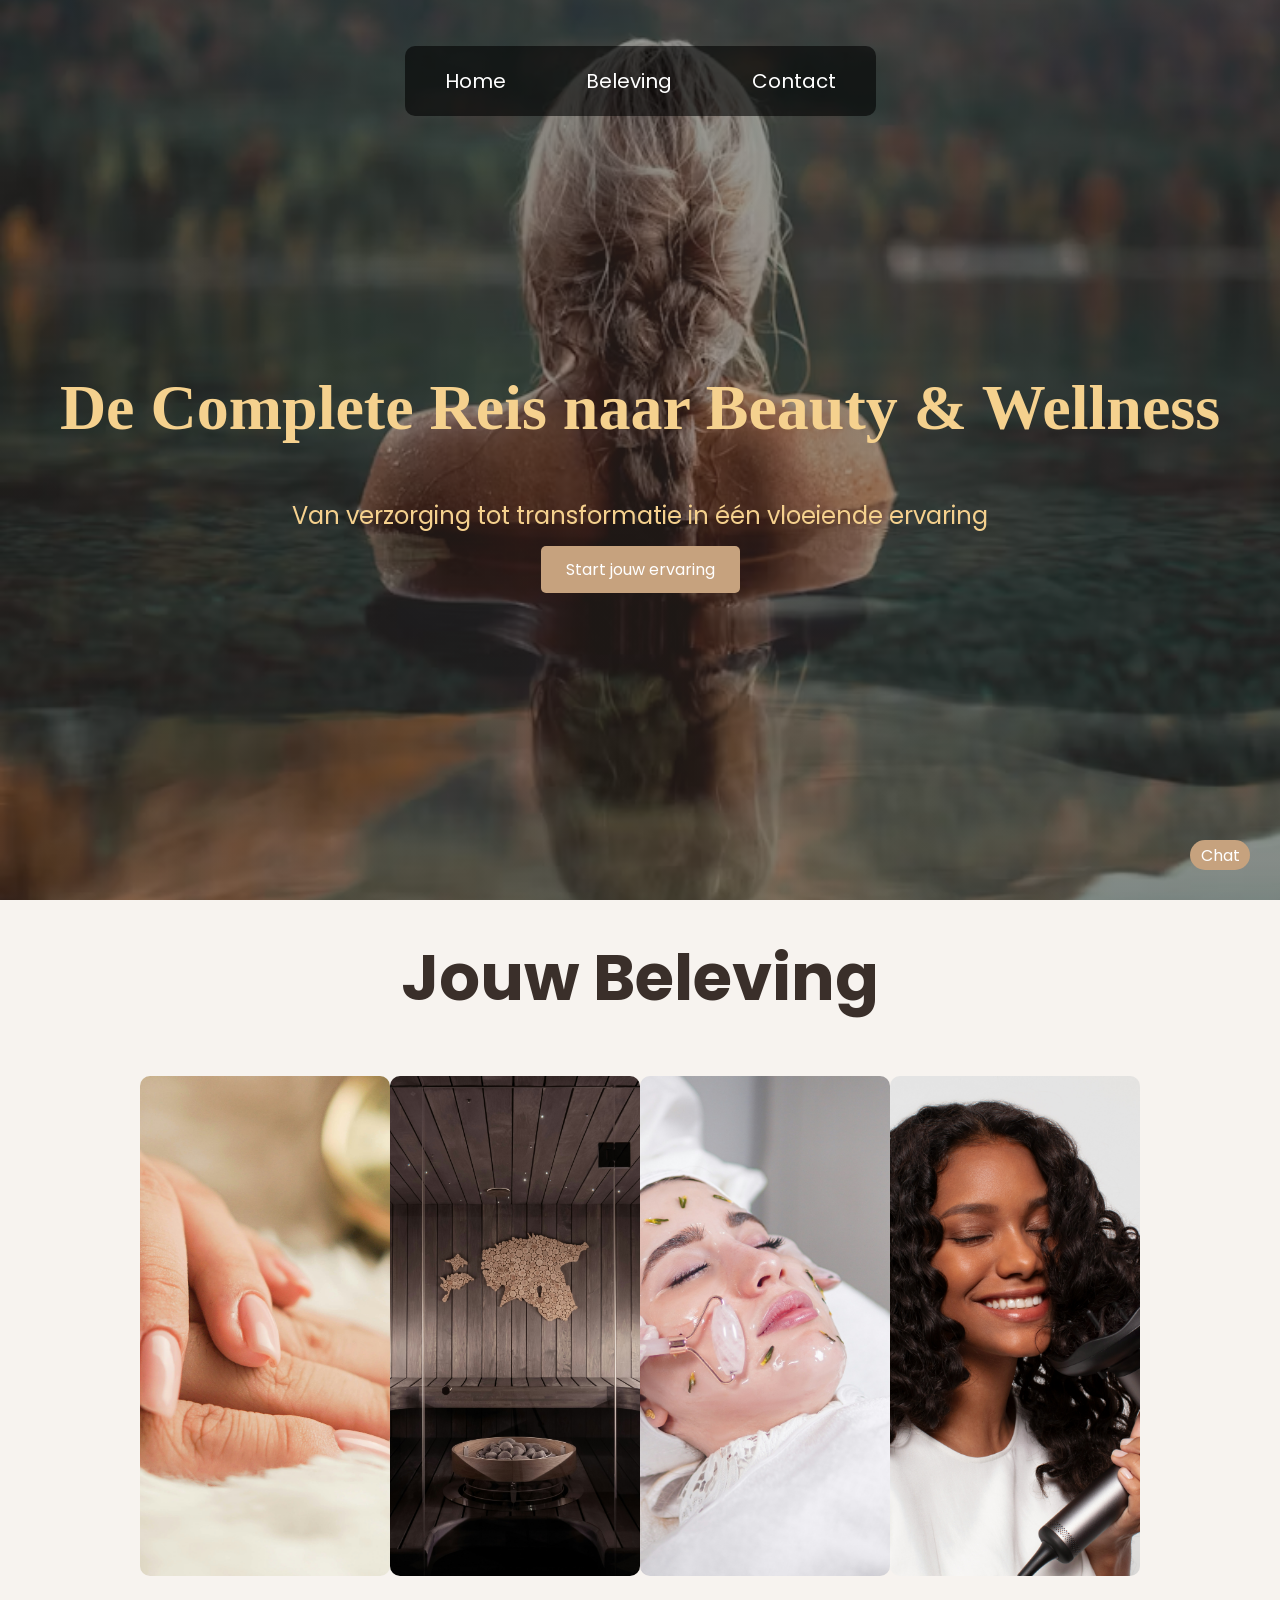
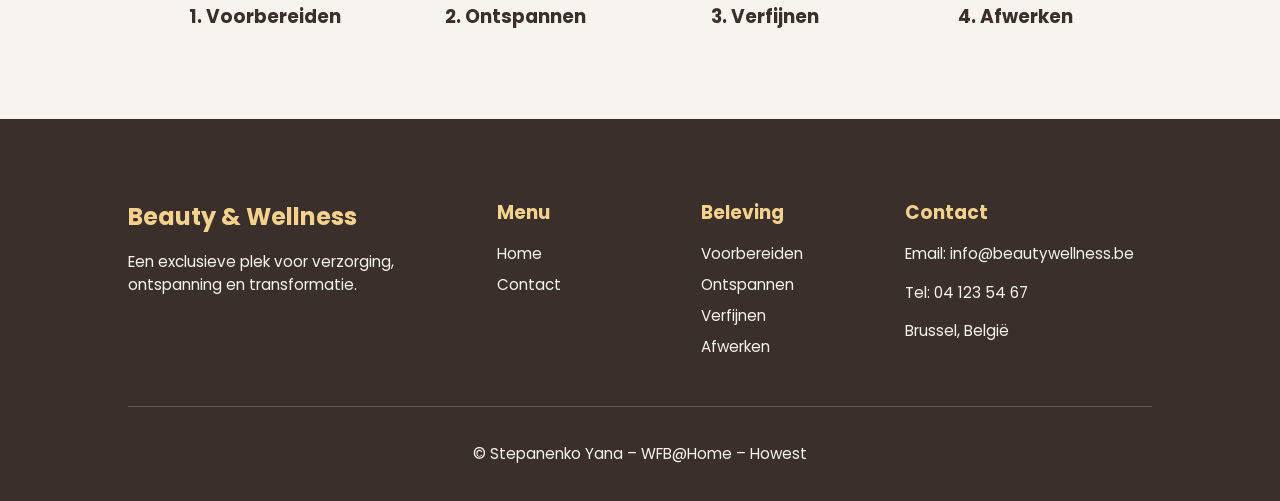
<file: index.html>
<!DOCTYPE html>
<html lang="nl">
<head>
    <meta charset="UTF-8">
    <meta name="viewport" content="width=device-width, initial-scale=1.0">
    <link rel="stylesheet" href="mainstyle.css">
    <link href="https://fonts.googleapis.com/css2?family=Playfair+Display:wght@500;700&family=Poppins:wght@300;400;500&display=swap" rel="stylesheet">
    <title>Home Page Webfronted Basics</title>
</head>
<body>
   <!-- Home Pagina -->

    <section class="Homepage">
        <div class="HP-content">
            <h1>De Complete Reis naar Beauty & Wellness</h1>
            <p>Van verzorging tot transformatie in één vloeiende ervaring</p>
           <a href="#beleving" class="btn">Start jouw ervaring</a>
        </div>
             <nav>
        <ul class="menu">
            <li><a href="index.html">Home</a></li>
             <li class="dropdownbeleving">
            <a href="#">Beleving</a>

            <ul class="submenu">
                <li><a href="Jouw Beleving/Voorbereiden.html">Voorbereiden</a></li>
                <li><a href="Jouw Beleving/Ontspannen.html">Ontspannen</a></li>
                <li><a href="Jouw Beleving/Verfijnen.html">Verfijnen</a></li>
                <li><a href="Jouw Beleving/Afwerken.html">Afwerken</a></li>
            </ul>
        </li>
            <li><a href="Jouw Beleving/Contact.html">Contact</a></li>
            
        </ul>
             </nav>
    

    </section>

    <!-- Home Page Beleving Sectie -->
     
    <section class="Reis" id="beleving">
        <div class="Reis-content">
            <h2>Jouw Beleving</h2>
        </div>

<div id="flex-container-home">

    <a href="Jouw Beleving/Voorbereiden.html" class="stap">
        <img src="Images/Voorbereiding.jpg" alt="Voorbereiding">
        <h3>1. Voorbereiden</h3>
    </a>

    <a href="Jouw Beleving/Ontspannen.html" class="stap">
        <img src="Images/Relax.jpg" alt="Relax">
        <h3>2. Ontspannen</h3>
    </a>

    <a href="Jouw Beleving/Verfijnen.html" class="stap">
        <img src="Images/Verfijnen.jpg" alt="Verfijnen">
        <h3>3. Verfijnen</h3>
    </a>

    <a href="Jouw Beleving/Afwerken.html" class="stap">
        <img src="Images/Afwerking.jpg" alt="Afwerking">
        <h3>4. Afwerken</h3>
    </a>

</div>

<!-- Home Pagina Footer -->

    </section>
 <footer class="Footer">
        <div class="FooterContent">

            <div class="FooterBrand">
                <h2>Beauty & Wellness</h2>
                <p>Een exclusieve plek voor verzorging, ontspanning en transformatie.</p>
            </div>

            <div class="FooterLinks">
                <h3>Menu</h3>
                <a href="index.html">Home</a>
                <a href="Jouw Beleving/Contact.html">Contact</a>
            </div>

            <div class="FooterLinks">
                <h3>Beleving</h3>
                <a href="Jouw Beleving/Voorbereiden.html">Voorbereiden</a>
                <a href="Jouw Beleving/Ontspannen.html">Ontspannen</a>
                <a href="Jouw Beleving/Verfijnen.html">Verfijnen</a>
                <a href="Jouw Beleving/Afwerken.html">Afwerken</a>
            </div>

            <div class="FooterContact">
                <h3>Contact</h3>
                <p>Email: info@beautywellness.be</p>
                <p>Tel: 04 123 54 67</p>
                <p>Brussel, België</p>
            </div>

        </div>

        <div class="FooterHowest">
             <p>© Stepanenko Yana – WFB@Home – Howest</p>
        </div>
   


     </footer>
                 <a href="Jouw Beleving/Contact.html" class="ChatButton">
                    Chat
                 </a>

</body>
</html>
</file>
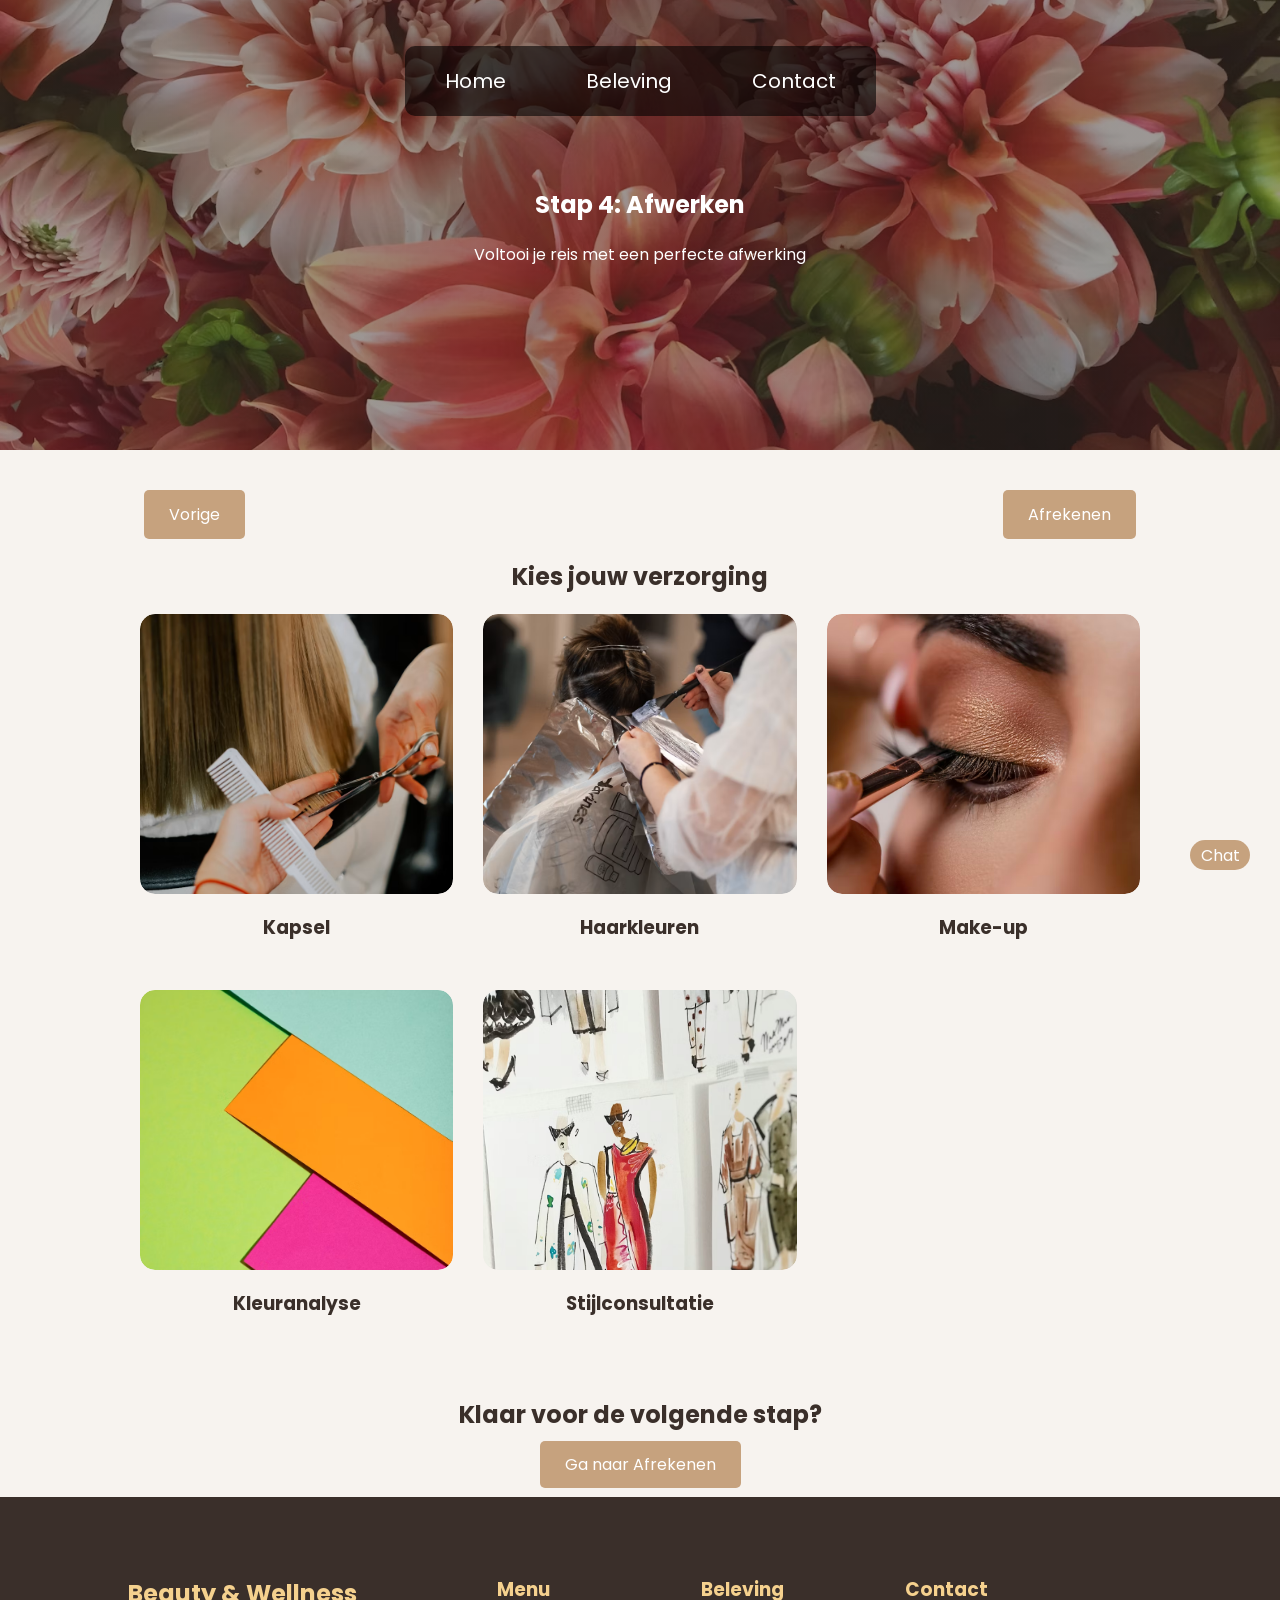
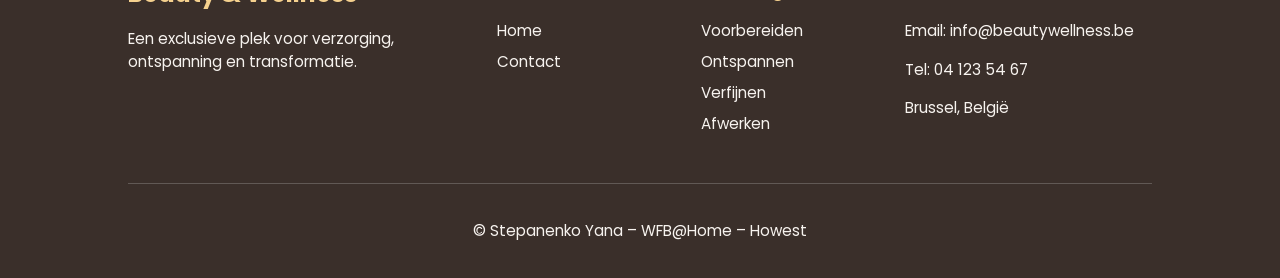
<file: Jouw Beleving/Afwerken.html>
<!DOCTYPE html>
<html lang="nl">
<head>
    <meta charset="UTF-8">
    <meta name="viewport" content="width=device-width, initial-scale=1.0">
    <title>Stap 4 - Afwerken</title>

    <link rel="Stylesheet afwerken" href="Voorbereiden.css">

    <link href="https://fonts.googleapis.com/css2?family=Playfair+Display:wght@500;700&family=Poppins:wght@300;400;500&display=swap" rel="stylesheet">
</head>
<body>


<section class="Afwerken-Header">



    <div class="Afwerken-Header-content">
        <h1>Stap 4: Afwerken</h1>
        <p>Voltooi je reis met een perfecte afwerking</p>
    </div>
     <nav>
        <ul class="menu">
            <li><a href="../index.html">Home</a></li>
             <li class="dropdownbeleving">
            <a href="#">Beleving</a>

            <ul class="submenu">
                <li><a href="Voorbereiden.html">Voorbereiden</a></li>
                <li><a href="Ontspannen.html">Ontspannen</a></li>
                <li><a href="Verfijnen.html">Verfijnen</a></li>
                <li><a href="Afwerken.html">Afwerken</a></li>
            </ul>
        </li>
            <li><a href="Contact.html">Contact</a></li>
            
        </ul>
        </nav>
</section>

<section class="Services">

    <section class="btn-navigatie">
    <a href="Verfijnen.html" class="btn" >Vorige</a>
    <a href="#" class="btn" >Afrekenen</a>
</section>
    <h2>Kies jouw verzorging</h2>

    <div class="Services-grid">

        <div class="service-foto">
            <input type="checkbox" id="Kapsel">

         <label for="Kapsel" class="service">
            <img src="images/Kapsel.jpg" alt="Kapsel">
            
            <div class="overlay">
            <h3>Kapsel</h3>
            <p>Speciale kapsel aangepast aan je gezicht.</p>
            <span>€45 - 45 min</span>
            </div>
        </label>
        <h3>Kapsel</h3>
        </div>

        <div class="service-foto">
            <input type="checkbox" id="Haarkleuren">

         <label for="Haarkleuren" class="service">
            <img src="images/HaarKleuren.jpg" alt="Haarkleuren">
            
            <div class="overlay">
            <h3>Haarkleuren</h3>
            <p>Professionele haarkleuring aangepast aan jouw wensen.</p>
            <span>€90 - 120 min</span>
            </div>
        </label>
        <h3>Haarkleuren</h3>
        </div>

        <div class="service-foto">
            <input type="checkbox" id="Make-up">

         <label for="Make-up" class="service">
            <img src="images/MakeUp.jpg" alt="Make-up">
            
            <div class="overlay">
            <h3>Make-up</h3>
            <p>Professionele make-up aangepast aan jouw wensen.</p>
            <span>€50 - 30 min</span>
            </div>
        </label>
        <h3>Make-up</h3>
        </div>

       <div class="service-foto">
            <input type="checkbox" id="Kleuranalyse">

         <label for="Kleuranalyse" class="service">
            <img src="images/KleurAnalyse.jpg" alt="Kleuranalyse">
            
            <div class="overlay">
            <h3>Kleuranalyse</h3>
            <p> Een persoonlijke kleuranalyse om jouw ideale kleuren te vinden.</p>
            <span>€25 - 30 min</span>
            </div>
        </label>
        <h3>Kleuranalyse</h3>
        </div>

       <div class="service-foto">
            <input type="checkbox" id="Stijlconsultatie">

         <label for="Stijlconsultatie" class="service">
            <img src="images/Stijlconsultatie.jpg" alt="Stijlconsultatie">
            
            <div class="overlay">
            <h3>Stijlconsultatie</h3>
            <p>Professionele stijlconsultatie.</p>
            <span>€70 - 60 min</span>
            </div>
        </label>
        <h3>Stijlconsultatie</h3>
        </div>

    </div>

</section>

<section class="next-step">
    <h2>Klaar voor de volgende stap?</h2>
    <a href="Contact.html" class="btn">Ga naar Afrekenen</a>
</section>

 <footer class="Footer">
        <div class="FooterContent">

            <div class="FooterBrand">
                <h2>Beauty & Wellness</h2>
                <p>Een exclusieve plek voor verzorging, ontspanning en transformatie.</p>
            </div>

            <div class="FooterLinks">
                <h3>Menu</h3>
                <a href="../index.html">Home</a>
                <a href="Contact.html">Contact</a>
            </div>

            <div class="FooterLinks">
                <h3>Beleving</h3>
                <a href="Voorbereiden.html">Voorbereiden</a>
                <a href="Ontspannen.html">Ontspannen</a>
                <a href="Verfijnen.html">Verfijnen</a>
                <a href="Afwerken.html">Afwerken</a>
            </div>

            <div class="FooterContact">
                <h3>Contact</h3>
                <p>Email: info@beautywellness.be</p>
                <p>Tel: 04 123 54 67</p>
                <p>Brussel, België</p>
            </div>

        </div>

        <div class="FooterHowest">
            <p>© Stepanenko Yana – WFB@Home – Howest</p>
        </div>
    </footer>
                 <a href="Contact.html" class="ChatButton">
                    Chat
                 </a>

</body>
</html>
</file>
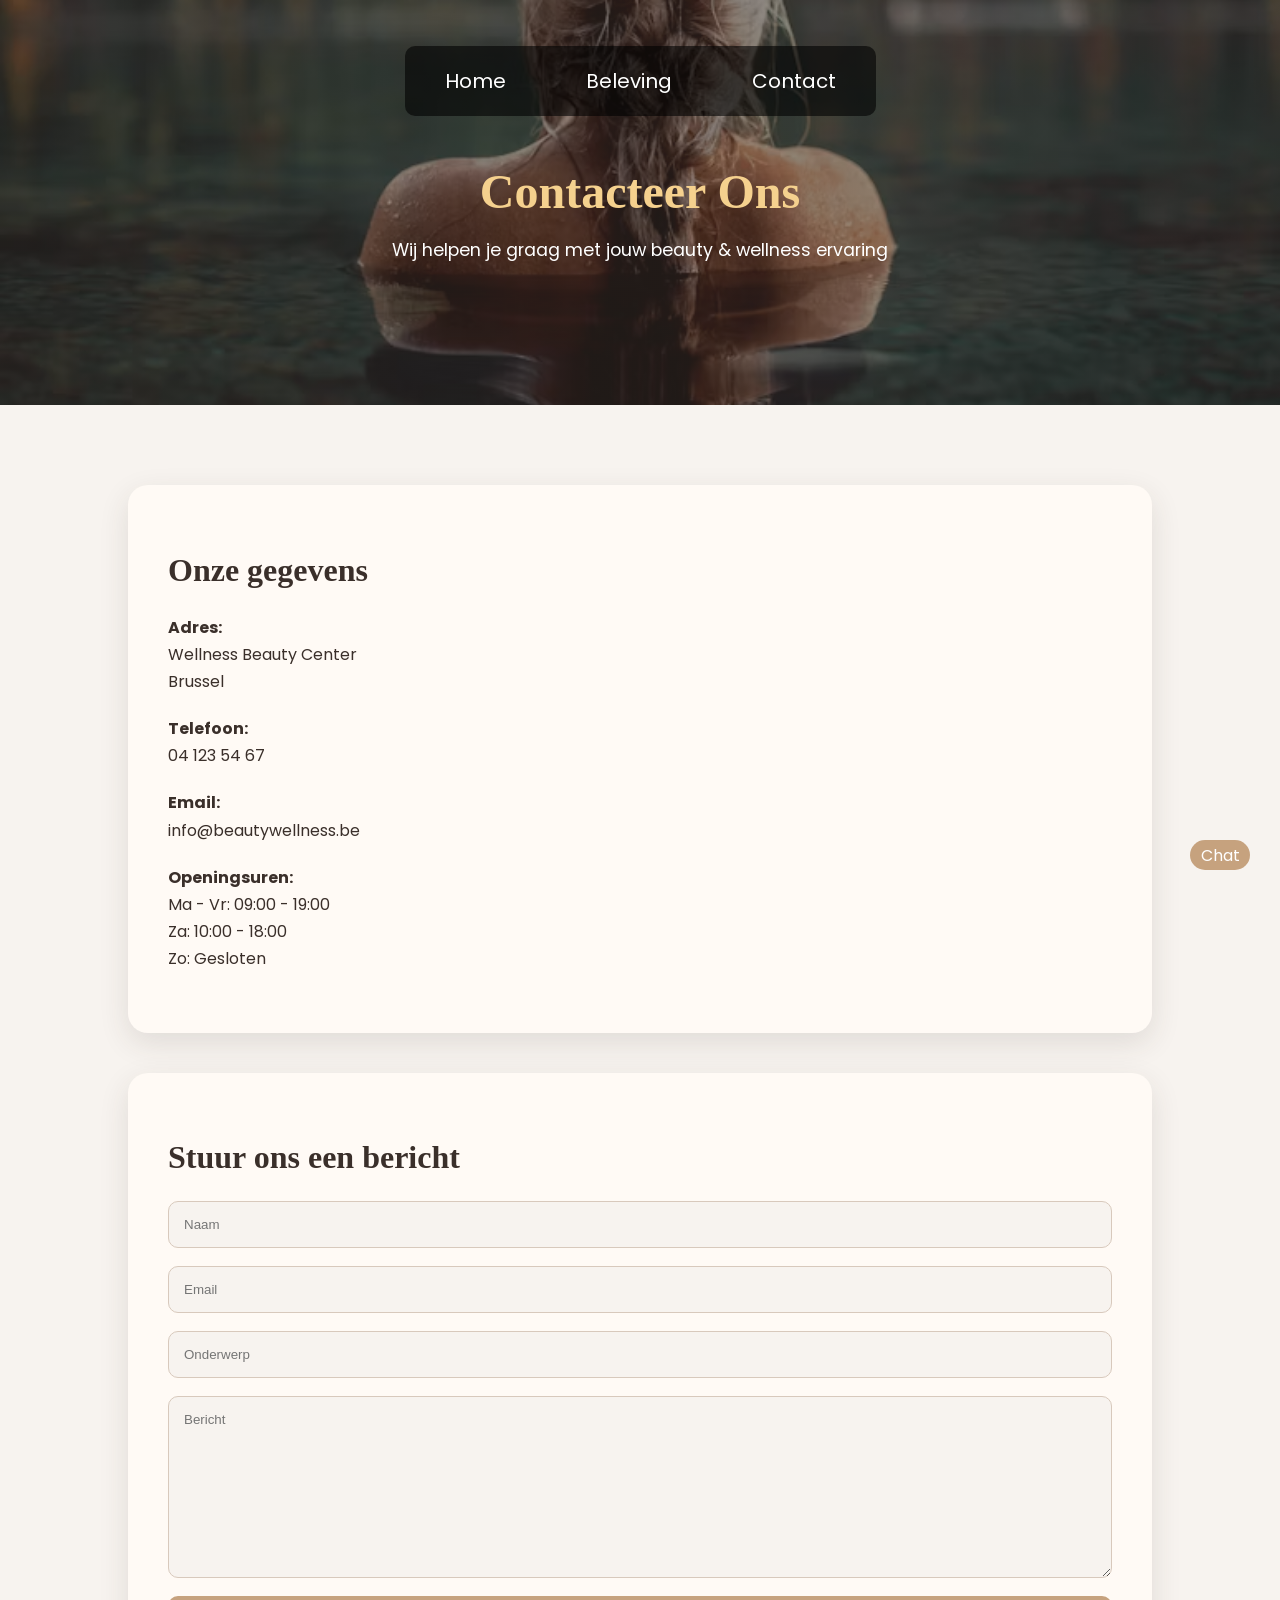
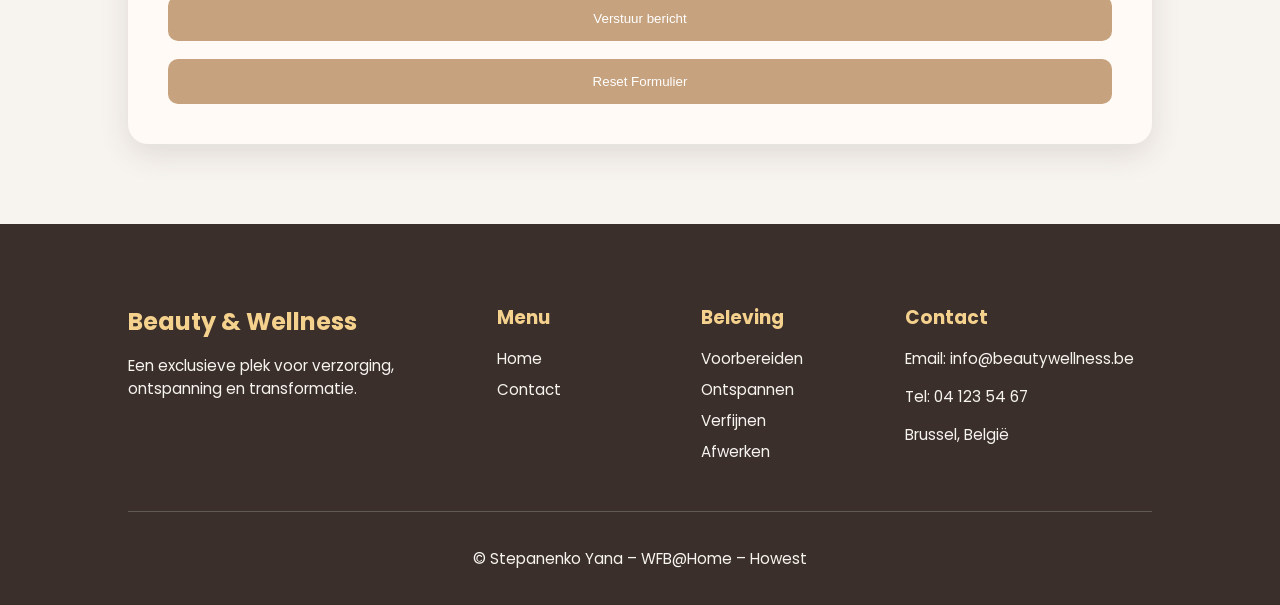
<file: Jouw Beleving/Contact.html>
<!DOCTYPE html>
<html lang="nl">
<head>
    <meta charset="UTF-8">
    <meta name="viewport" content="width=device-width, initial-scale=1.0">
    <title>Contact</title>

    <link rel="stylesheet" href="Contact.css">
    <link href="https://fonts.googleapis.com/css2?family=Playfair+Display:wght@500;700&family=Poppins:wght@300;400;500&display=swap" rel="stylesheet">
</head>
<body>

<section class="ContactHeader">
    <div class="Contact-Header-Content">
        <h1>Contacteer Ons</h1>
        <p>Wij helpen je graag met jouw beauty & wellness ervaring</p>
    </div>
        <nav>
        <ul class="menu">
            <li><a href="../index.html">Home</a></li>
             <li class="dropdownbeleving">
            <a href="#">Beleving</a>

            <ul class="submenu">
                <li><a href="Voorbereiden.html">Voorbereiden</a></li>
                <li><a href="Ontspannen.html">Ontspannen</a></li>
                <li><a href="Verfijnen.html">Verfijnen</a></li>
                <li><a href="Afwerken.html">Afwerken</a></li>
            </ul>
        </li>
            <li><a href="Contact.html">Contact</a></li>
            
        </ul>
        </nav>
</section>

<section class="Contact-Sectie">

    <div class="ContactInfo">
        <h2>Onze gegevens</h2>

        <p><strong>Adres:</strong><br> Wellness Beauty Center<br> Brussel</p>

        <p><strong>Telefoon:</strong><br> 04 123 54 67</p>

        <p><strong>Email:</strong><br> info@beautywellness.be</p>

        <p><strong>Openingsuren:</strong><br>
            Ma - Vr: 09:00 - 19:00<br>
            Za: 10:00 - 18:00<br>
            Zo: Gesloten
        </p>
    </div>

    <div class="ContactForm">
        <h2>Stuur ons een bericht</h2>

        <form action="https://jkorpela.fi/cgi-bin/echo.cgi" method="post">
            <input type="text" placeholder="Naam" required>
            <input type="email" placeholder="Email" required>
            <input type="text" placeholder="Onderwerp" required>
            <textarea placeholder="Bericht" required></textarea>

            <button type="submit">Verstuur bericht</button>
            <button type="reset">Reset Formulier</button>
        </form>
    </div>

</section>

 <footer class="Footer">
        <div class="FooterContent">

            <div class="FooterBrand">
                <h2>Beauty & Wellness</h2>
                <p>Een exclusieve plek voor verzorging, ontspanning en transformatie.</p>
            </div>

            <div class="FooterLinks">
                <h3>Menu</h3>
                <a href="../index.html">Home</a>
                <a href="Contact.html">Contact</a>
            </div>

            <div class="FooterLinks">
                <h3>Beleving</h3>
                <a href="Voorbereiden.html">Voorbereiden</a>
                <a href="Ontspannen.html">Ontspannen</a>
                <a href="Verfijnen.html">Verfijnen</a>
                <a href="Afwerken.html">Afwerken</a>
            </div>

            <div class="FooterContact">
                <h3>Contact</h3>
                <p>Email: info@beautywellness.be</p>
                <p>Tel: 04 123 54 67</p>
                <p>Brussel, België</p>
            </div>

        </div>

        <div class="FooterHowest">
             <p>© Stepanenko Yana – WFB@Home – Howest</p>
        </div>
    </footer>
                     <a href="Contact.html" class="ChatButton">
                    Chat
                 </a>

</body>
</html>
</file>
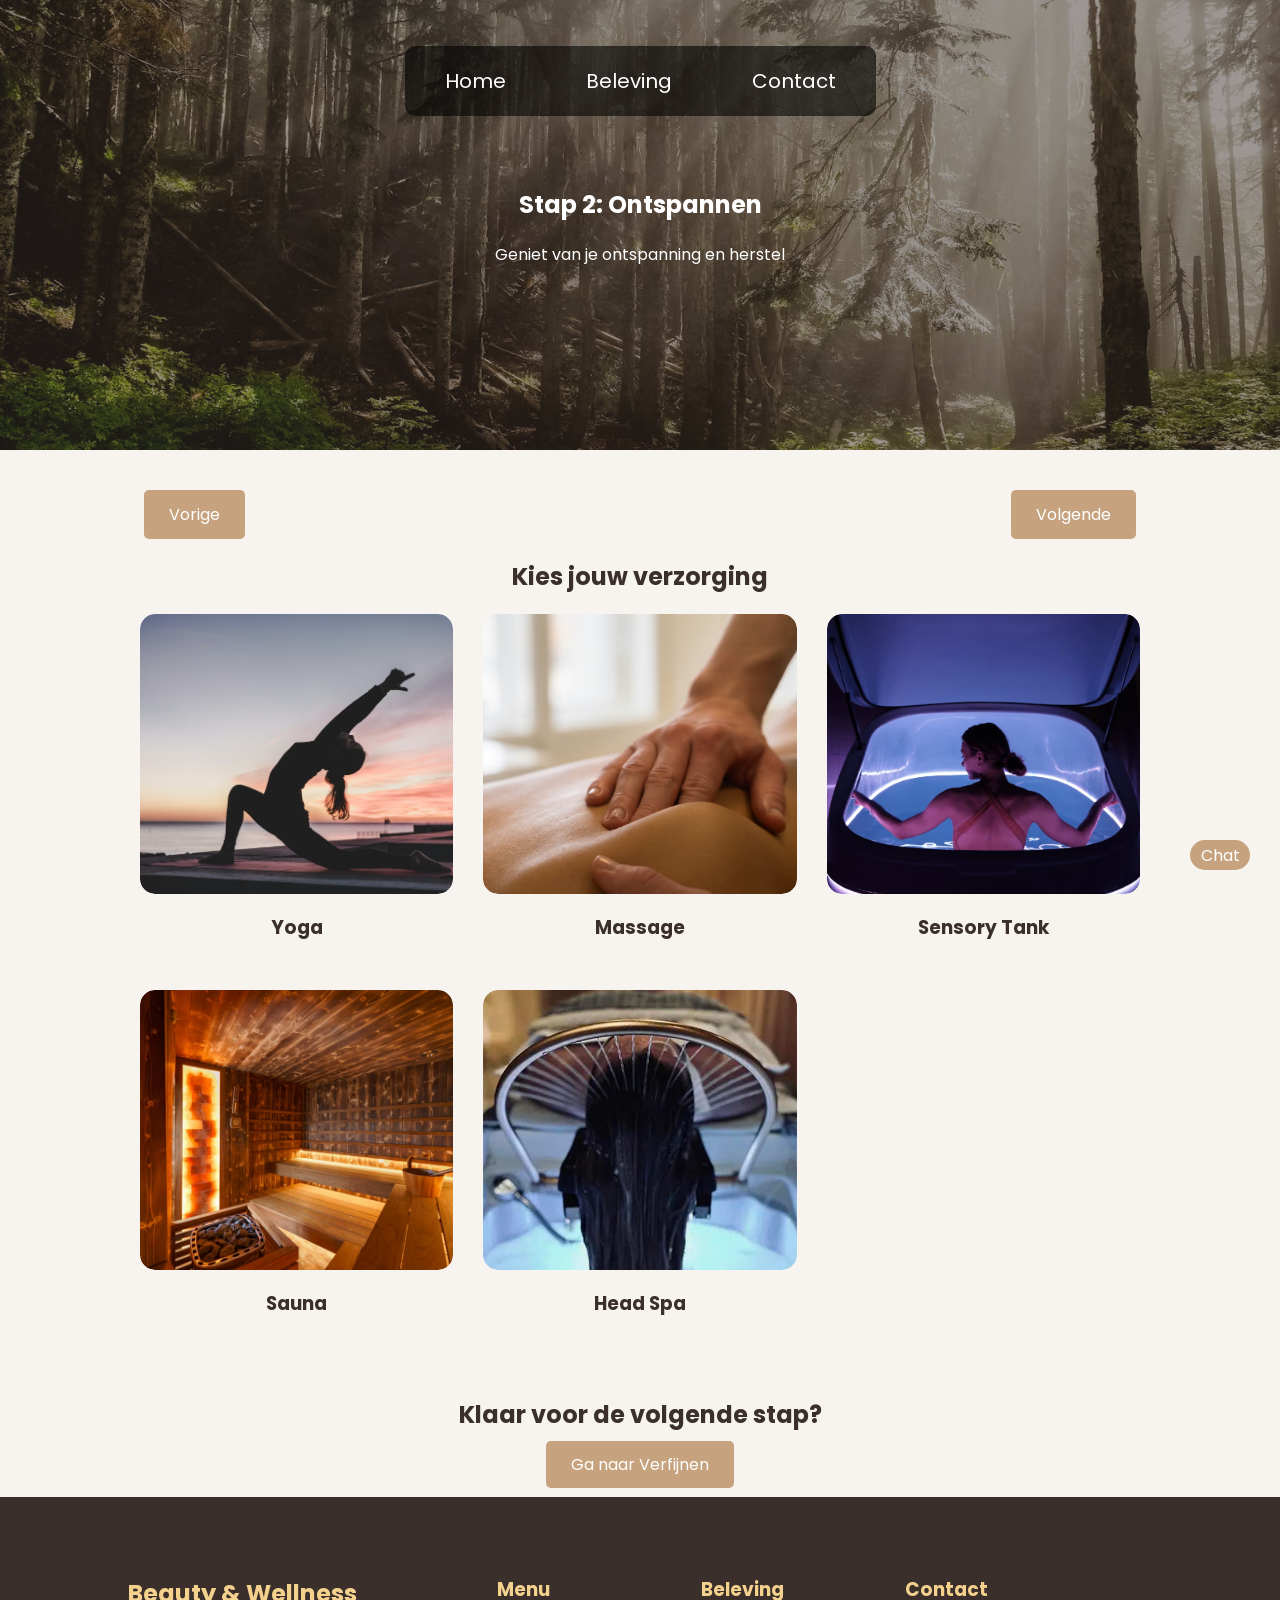
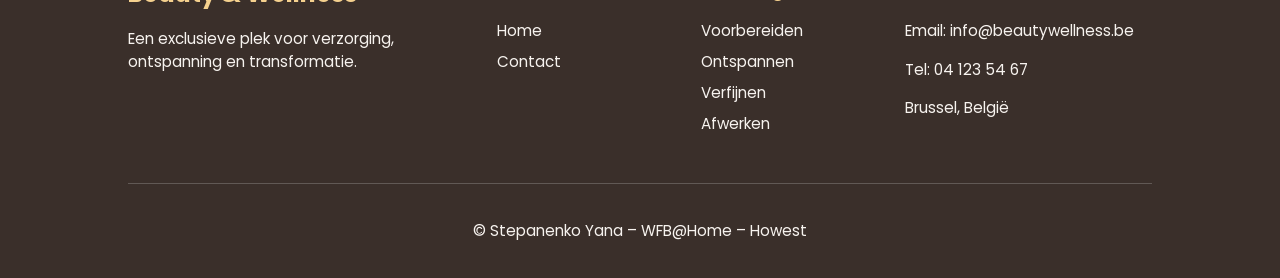
<file: Jouw Beleving/Ontspannen.html>
<!DOCTYPE html>
<html lang="nl">
<head>
    <meta charset="UTF-8">
    <meta name="viewport" content="width=device-width, initial-scale=1.0">
    <title>Stap 2 - Ontspannen</title>

    <link rel="Stylesheet ontspannen" href="Voorbereiden.css">

    <link href="https://fonts.googleapis.com/css2?family=Playfair+Display:wght@500;700&family=Poppins:wght@300;400;500&display=swap" rel="stylesheet">
</head>
<body>

<section class="Ontspannen-Header">
    <div class="Ontspannen-Header-content">
        <h1>Stap 2: Ontspannen</h1>
        <p>Geniet van je ontspanning en herstel</p>
    </div>
     <nav>
        <ul class="menu">
            <li><a href="../index.html">Home</a></li>
             <li class="dropdownbeleving">
            <a href="#">Beleving</a>

            <ul class="submenu">
                <li><a href="Voorbereiden.html">Voorbereiden</a></li>
                <li><a href="Ontspannen.html">Ontspannen</a></li>
                <li><a href="Verfijnen.html">Verfijnen</a></li>
                <li><a href="Afwerken.html">Afwerken</a></li>
            </ul>
        </li>
            <li><a href="Contact.html">Contact</a></li>
            
        </ul>
        </nav>
</section>

<section class="Services">
<section class="btn-navigatie">
    <a href="Voorbereiden.html" class="btn" >Vorige</a>
    <a href="Verfijnen.html" class="btn" >Volgende</a>
</section>
    <h2>Kies jouw verzorging</h2>

    <div class="Services-grid">

        <div class="service-foto">
            <input type="checkbox" id="yoga">

         <label for="yoga" class="service">
            <img src="images/Yoga.jpg" alt="Yoga">
            
            <div class="overlay">
            <h3>Yoga</h3>
            <p>Yoga is een krachtige methode om lichaam en geest te verenigen.</p>
            <span>€18 - 60 min</span>
            </div>
        </label>
        <h3>Yoga</h3>
        </div>

        <div class="service-foto">
            <input type="checkbox" id="massage">

         <label for="massage" class="service">
            <img src="images/Massage.jpg" alt="Massage">
            
            <div class="overlay">
            <h3>Massage</h3>
            <p>Ontspanning en herstel door professionele massage.</p>
            <span>€80 - 60 min</span>
            </div>
        </label>
        <h3>Massage</h3>
        </div>

        <div class="service-foto">
            <input type="checkbox" id="sensorytank">

         <label for="sensorytank" class="service">
            <img src="images/SensoryTank.jpg" alt="Sensory Tank">
            
            <div class="overlay">
            <h3>Sensory Tank</h3>
            <p> Zich ontspannen in een sensory tank.</p>
            <span>€35 - 30 min</span>
            </div>
        </label>
        <h3>Sensory Tank</h3>
        </div>

       <div class="service-foto">
            <input type="checkbox" id="sauna">

         <label for="sauna" class="service">
            <img src="images/Sauna.jpg" alt="Sauna">
            
            <div class="overlay">
            <h3>Sauna</h3>
            <p>Ontspanning en herstel in een scandinavische sauna.</p>
            <span>€10 - 30 min</span>
            </div>
        </label>
        <h3>Sauna</h3>
        </div>

       <div class="service-foto">
            <input type="checkbox" id="Head Spa">

         <label for="Head Spa" class="service">
            <img src="images/HeadSpa.jpg" alt="Head Spa">
            
            <div class="overlay">
            <h3>Head Spa</h3>
            <p>Een spa voor je hoofdhuid.</p>
            <span>€90 - 60 min</span>
            </div>
        </label>
        <h3>Head Spa</h3>
        </div>

    </div>

</section>

<section class="next-step">
    <h2>Klaar voor de volgende stap?</h2>
    <a href="Verfijnen.html" class="btn">Ga naar Verfijnen</a>
</section>

 <footer class="Footer">
        <div class="FooterContent">

            <div class="FooterBrand">
                <h2>Beauty & Wellness</h2>
                <p>Een exclusieve plek voor verzorging, ontspanning en transformatie.</p>
            </div>

            <div class="FooterLinks">
                <h3>Menu</h3>
                <a href="../index.html">Home</a>
                <a href="Contact.html">Contact</a>
            </div>

            <div class="FooterLinks">
                <h3>Beleving</h3>
                <a href="Voorbereiden.html">Voorbereiden</a>
                <a href="Ontspannen.html">Ontspannen</a>
                <a href="Verfijnen.html">Verfijnen</a>
                <a href="Afwerken.html">Afwerken</a>
            </div>

            <div class="FooterContact">
                <h3>Contact</h3>
                <p>Email: info@beautywellness.be</p>
                <p>Tel: 04 123 54 67</p>
                <p>Brussel, België</p>
            </div>

        </div>

        <div class="FooterHowest">
             <p>© Stepanenko Yana – WFB@Home – Howest</p>
        </div>
    </footer>
                     <a href="Contact.html" class="ChatButton">
                    Chat
                 </a>

</body>
</html>
</file>
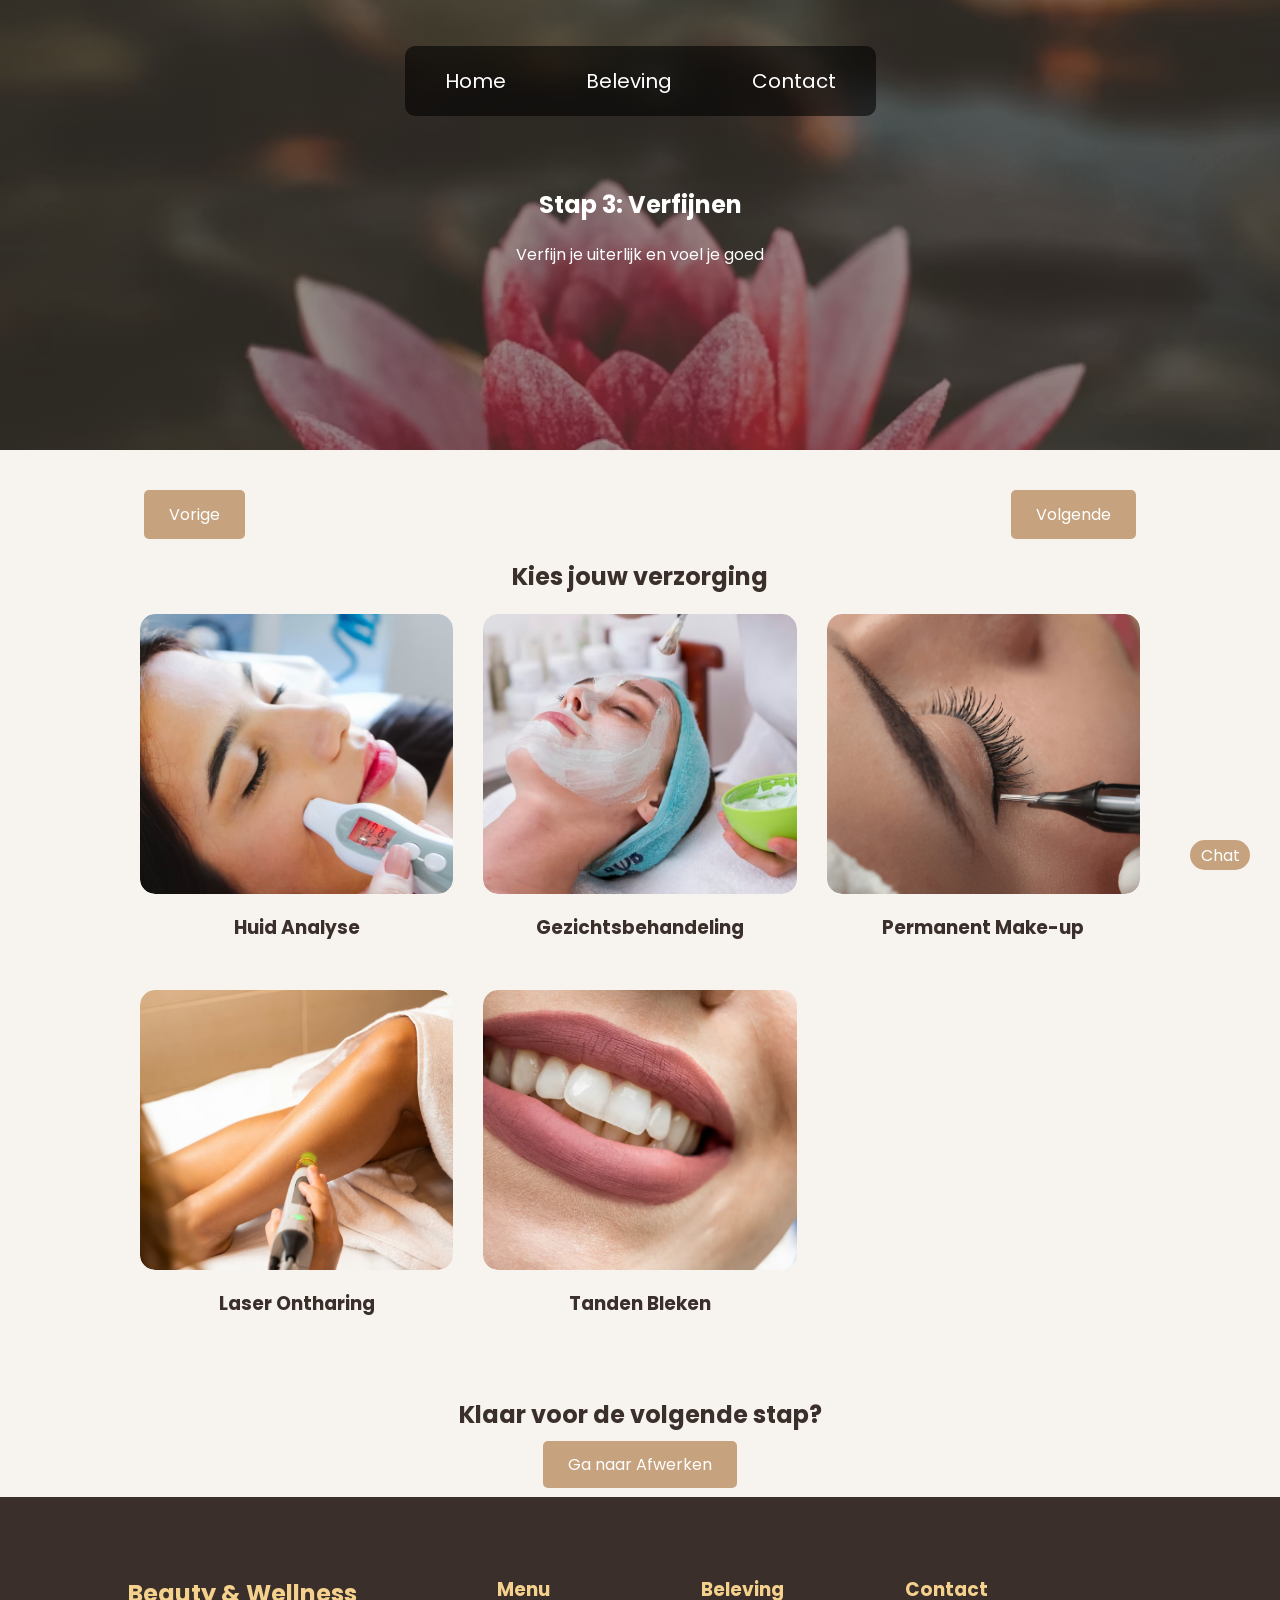
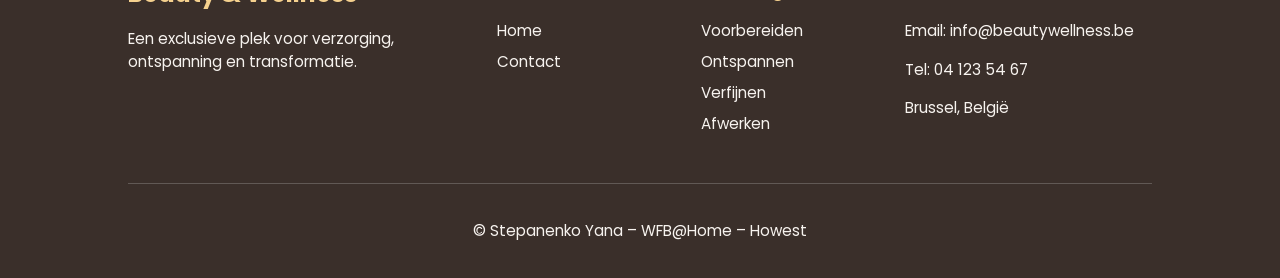
<file: Jouw Beleving/Verfijnen.html>
<!DOCTYPE html>
<html lang="nl">
<head>
    <meta charset="UTF-8">
    <meta name="viewport" content="width=device-width, initial-scale=1.0">
    <title>Stap 3 - Verfijnen</title>

    <link rel="Stylesheet verfijnen" href="Voorbereiden.css">

    <link href="https://fonts.googleapis.com/css2?family=Playfair+Display:wght@500;700&family=Poppins:wght@300;400;500&display=swap" rel="stylesheet">
</head>
<body>

<section class="Verfijnen-Header">
    <div class="Verfijnen-Header-content">
        <h1>Stap 3: Verfijnen</h1>
        <p>Verfijn je uiterlijk en voel je goed</p>
    </div>
     <nav>
        <ul class="menu">
            <li><a href="../index.html">Home</a></li>
             <li class="dropdownbeleving">
            <a href="#">Beleving</a>

            <ul class="submenu">
                <li><a href="Voorbereiden.html">Voorbereiden</a></li>
                <li><a href="Ontspannen.html">Ontspannen</a></li>
                <li><a href="Verfijnen.html">Verfijnen</a></li>
                <li><a href="Afwerken.html">Afwerken</a></li>
            </ul>
        </li>
            <li><a href="Contact.html">Contact</a></li>
            
        </ul>
        </nav>
</section>

<section class="Services">

<section class="btn-navigatie">
    <a href="Ontspannen.html" class="btn" >Vorige</a>
    <a href="Afwerken.html" class="btn" >Volgende</a>
</section>
    <h2>Kies jouw verzorging</h2>

    <div class="Services-grid">

        <div class="service-foto">
            <input type="checkbox" id="Huid Analyse">

         <label for="Huid Analyse" class="service">
            <img src="images/HuidAnalyse.jpg" alt="Huid Analyse">
            
            <div class="overlay">
            <h3>Huid Analyse</h3>
            <p>Huidanalyse en consultatie.</p>
            <span>€45 - 30 min</span>
            </div>
        </label>
        <h3>Huid Analyse</h3>
        </div>

        <div class="service-foto">
            <input type="checkbox" id="Gezichtsbehandeling">

         <label for="Gezichtsbehandeling" class="service">
            <img src="images/Gezichtsbehandeling.jpg" alt="Gezichtsbehandeling">
            
            <div class="overlay">
            <h3>Gezichts behandeling</h3>
            <p>Aangepaste verzorging voor uw gezicht.</p>
            <span>€55 - 60 min</span>
            </div>
        </label>
        <h3>Gezichtsbehandeling</h3>
        </div>

        <div class="service-foto">
            <input type="checkbox" id="Permanent Make-up">

         <label for="Permanent Make-up" class="service">
            <img src="images/PermanentMU.jpg" alt="Permanent Make-up">
            
            <div class="overlay">
            <h3>Permanent Make-up</h3>
            <p>Permanente make-up applicatie.</p>
            <span>€140 - 120 min</span>
            </div>
        </label>
        <h3>Permanent Make-up</h3>
        </div>

       <div class="service-foto">
            <input type="checkbox" id="Laser Ontharing">

         <label for="Laser Ontharing" class="service">
            <img src="images/LaserHairRemoval.jpg" alt="Laser Ontharing">
            
            <div class="overlay">
            <h3>Laser Ontharing</h3>
            <p>Laser ontharing voor specifieke zone.</p>
            <span>€90 - 60 min</span>
            </div>
        </label>
        <h3>Laser Ontharing</h3>
        </div>

       <div class="service-foto">
            <input type="checkbox" id="Tanden Bleken">

         <label for="Tanden Bleken" class="service">
            <img src="images/TandenBleken.jpg" alt="Tanden Bleken">
            
            <div class="overlay">
            <h3>Tanden Bleken</h3>
            <p>Tanden bleken met behulp van biologische methodes.</p>
            <span>€45 - 40 min</span>
            </div>
        </label>
        <h3>Tanden Bleken</h3>
        </div>

    </div>

</section>

<section class="next-step">
    <h2>Klaar voor de volgende stap?</h2>
    <a href="Afwerken.html" class="btn">Ga naar Afwerken</a>
</section>
 <footer class="Footer">
        <div class="FooterContent">

            <div class="FooterBrand">
                <h2>Beauty & Wellness</h2>
                <p>Een exclusieve plek voor verzorging, ontspanning en transformatie.</p>
            </div>

            <div class="FooterLinks">
                <h3>Menu</h3>
                <a href="../index.html">Home</a>
                <a href="Contact.html">Contact</a>
            </div>

            <div class="FooterLinks">
                <h3>Beleving</h3>
                <a href="Voorbereiden.html">Voorbereiden</a>
                <a href="Ontspannen.html">Ontspannen</a>
                <a href="Verfijnen.html">Verfijnen</a>
                <a href="Afwerken.html">Afwerken</a>
            </div>

            <div class="FooterContact">
                <h3>Contact</h3>
                <p>Email: info@beautywellness.be</p>
                <p>Tel: 04 123 54 67</p>
                <p>Brussel, België</p>
            </div>

        </div>

        <div class="FooterHowest">
             <p>© Stepanenko Yana – WFB@Home – Howest</p>
        </div>
    </footer>
                 <a href="Contact.html" class="ChatButton">
                    Chat
                 </a>


</body>
</html>
</file>
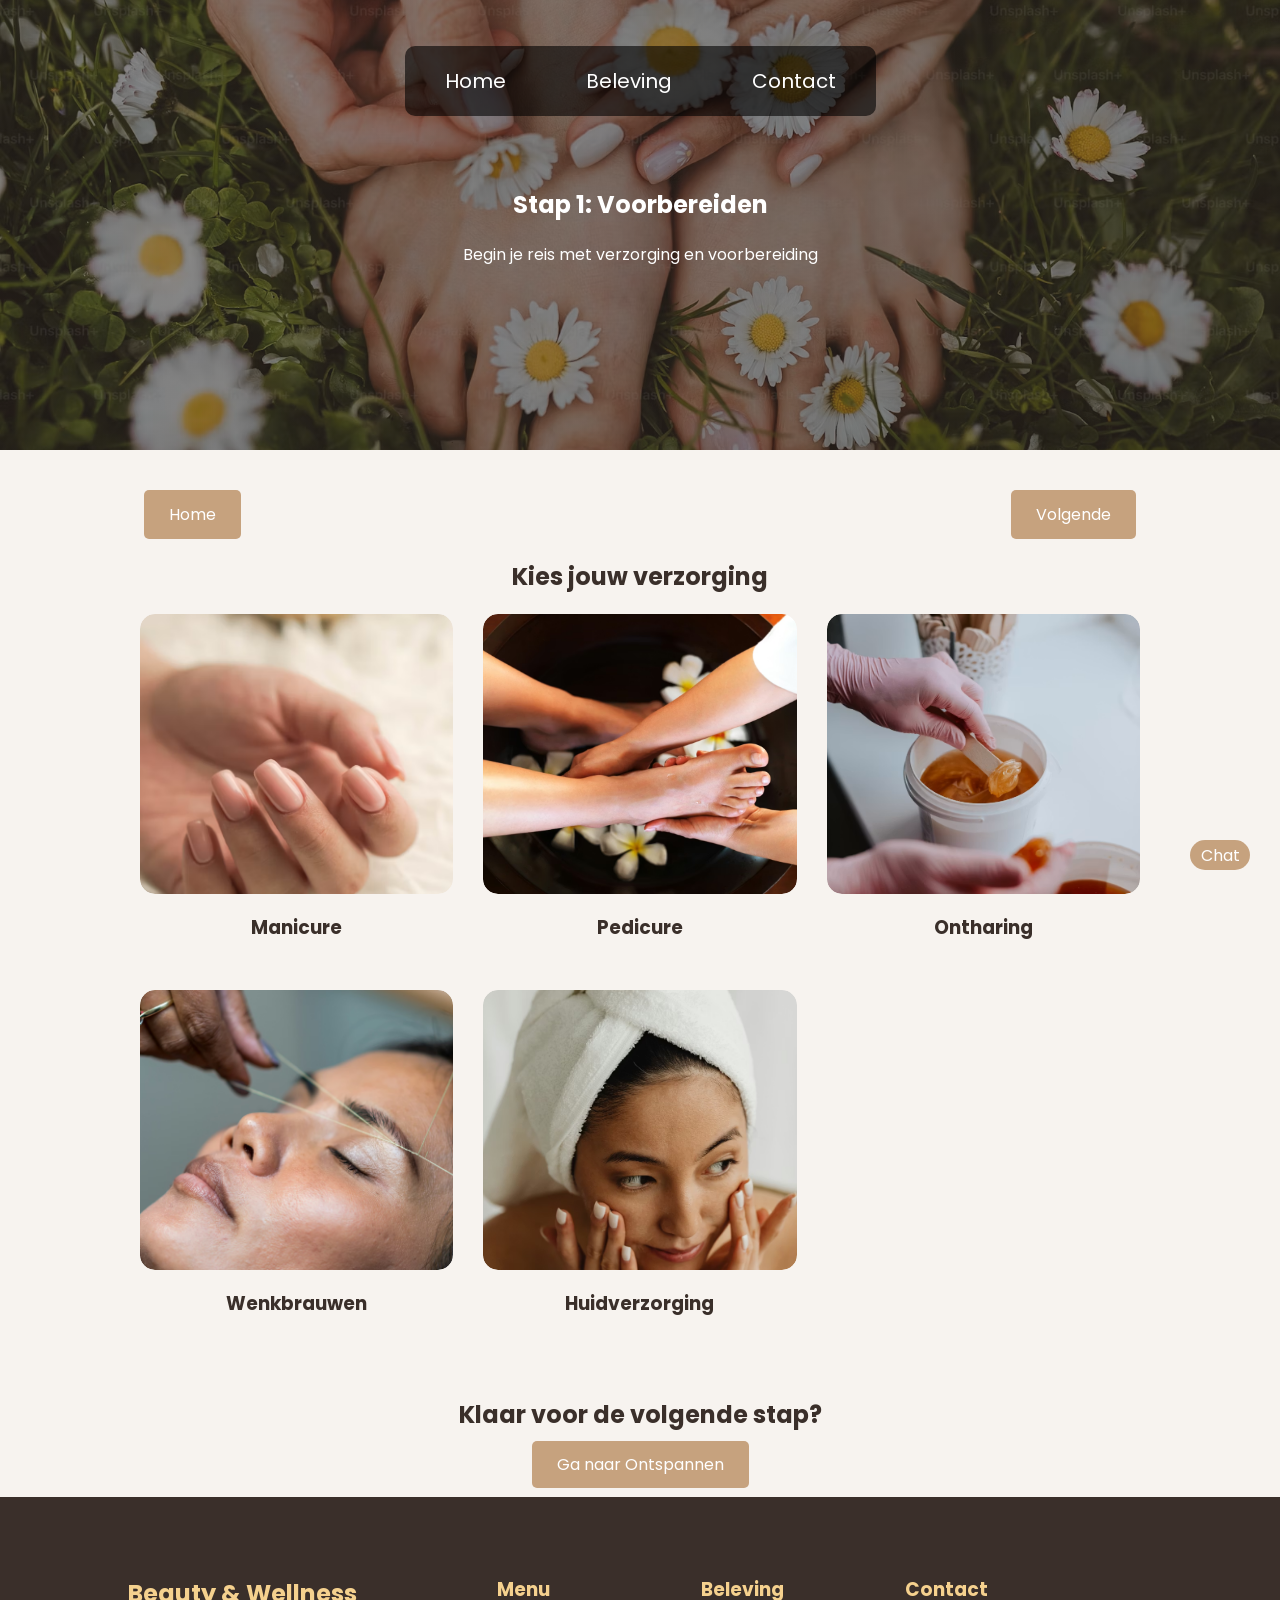
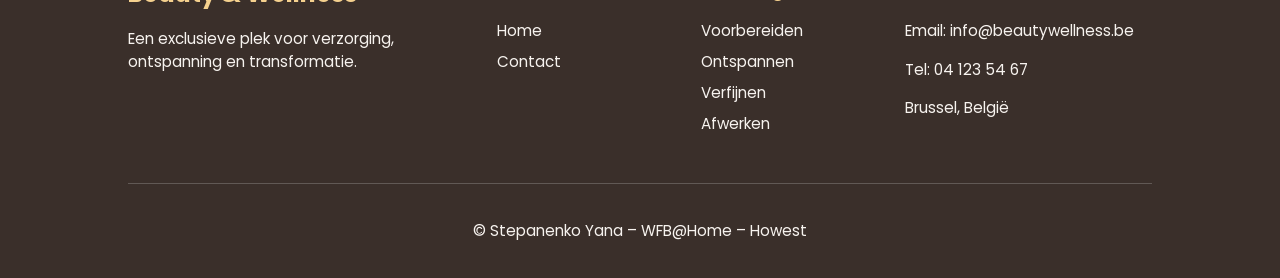
<file: Jouw Beleving/Voorbereiden.html>
<!DOCTYPE html>
<html lang="nl">
<head>
    <meta charset="UTF-8">
    <meta name="viewport" content="width=device-width, initial-scale=1.0">
    <title>Stap 1 - Voorbereiden</title>

    <link rel="Stylesheet" href="Voorbereiden.css">

    <link href="https://fonts.googleapis.com/css2?family=Playfair+Display:wght@500;700&family=Poppins:wght@300;400;500&display=swap" rel="stylesheet">
</head>
<body>


<section class="Voorbereiden-Header">
    <div class="Voorbereiden-Header-content">
        <h1>Stap 1: Voorbereiden</h1>
        <p>Begin je reis met verzorging en voorbereiding</p>
    </div>
      <nav>
        <ul class="menu">
            <li><a href="../index.html">Home</a></li>
             <li class="dropdownbeleving">
            <a href="#">Beleving</a>

            <ul class="submenu">
                <li><a href="Voorbereiden.html">Voorbereiden</a></li>
                <li><a href="Ontspannen.html">Ontspannen</a></li>
                <li><a href="Verfijnen.html">Verfijnen</a></li>
                <li><a href="Afwerken.html">Afwerken</a></li>
            </ul>
        </li>
            <li><a href="Contact.html">Contact</a></li>
            
        </ul>
        </nav>
</section>

<!-- Services -->
<section class="Services">
<div class="btn-navigatie"> <!--Btns volgende en vorige bovenaan-->
    <a href="../index.html" class="btn" >Home</a>
    <a href="Verfijnen.html" class="btn" >Volgende</a>
</div>

    <h2>Kies jouw verzorging</h2>

    <div class="Services-grid">

        <div class="service-foto">
            <input type="checkbox" id="manicure">

         <label for="manicure" class="service">
            <img src="images/Manicure.jpg" alt="Manicure">
            
            <div class="overlay"> <!-- Extra lay op afbeelding voor hoveren-->
            <h3>Manicure</h3>
            <p>Verzorging van nagels en handen inclusief massage.</p>
            <span>€45 - 60 min</span>
            </div>
        </label>
        <h3>Manicure</h3>
        </div>

        <div class="service-foto">
            <input type="checkbox" id="pedicure">

         <label for="pedicure" class="service"> <!-- ipv kleine checkbox, selectie blok-->
            <img src="images/Pedicure.jpg" alt="Pedicure">
            
            <div class="overlay"> <!-- Extra lay op afbeelding voor hoveren-->
            <h3>Pedicure</h3>
            <p>Verzorging van nagels en voeten inclusief massage.</p>
            <span>€50 - 45 min</span>
            </div>
        </label>
        <h3>Pedicure</h3>
        </div>

        <div class="service-foto">
            <input type="checkbox" id="ontharing">

         <label for="ontharing" class="service">
            <img src="images/Ontharing.jpg" alt="Ontharing">
            
            <div class="overlay">
            <h3>Ontharing</h3>
            <p>Ontharing d.m.v. waxen</p>
            <p>Kies de zone : </p>
             <div class="sub-services">

        <!--Extra checkboxes voor de zones ontharing-->
        <label>
            <input type="checkbox">
            Benen(€80)
        </label>

        <label>
            <input type="checkbox">
            Oksels (€25)
        </label>

        <label>
            <input type="checkbox">
            Bikini (€60)
        </label>

    </div>
            <span>60 min - 120 min</span>
            </div>
        </label>
        <h3>Ontharing</h3>
        </div>

       <div class="service-foto">
            <input type="checkbox" id="wenkbrauwen">

         <label for="wenkbrauwen" class="service">
            <img src="images/Wenkbrauwen.jpg" alt="Wenkbrauwen">
            
            <div class="overlay">
            <h3>Wenkbrauwen</h3>
            <p>Kleuring en/of vormgeving wenkbrauwen.</p>
            <span>€50 - 30 min</span>
            </div>
        </label>
        <h3>Wenkbrauwen</h3>
        </div>

       <div class="service-foto">
            <input type="checkbox" id="huidverzorging">

         <label for="huidverzorging" class="service">
            <img src="images/Huidverzorging.jpg" alt="Huidverzorging">
            
            <div class="overlay">
            <h3>Huidverzorging</h3>
            <p>Voorbereiden van de huid met behulp van specifieke producten en technieken.</p>
            <span>€45 - 40 min</span>
            </div>
        </label>
        <h3>Huidverzorging</h3>
        </div>

    </div>

</section>

<!-- Btn volgende stap onderaan -->
<section class="next-step">
    <h2>Klaar voor de volgende stap?</h2>
    <a href="Ontspannen.html" class="btn">Ga naar Ontspannen</a>
</section>

 </section>
 <footer class="Footer">
        <div class="FooterContent">

            <div class="FooterBrand">
                <h2>Beauty & Wellness</h2>
                <p>Een exclusieve plek voor verzorging, ontspanning en transformatie.</p>
            </div>

            <div class="FooterLinks">
                <h3>Menu</h3>
                <a href="../index.html">Home</a>
                <a href="Contact.html">Contact</a>
            </div>

            <div class="FooterLinks">
                <h3>Beleving</h3>
                <a href="Voorbereiden.html">Voorbereiden</a>
                <a href="Ontspannen.html">Ontspannen</a>
                <a href="Verfijnen.html">Verfijnen</a>
                <a href="Afwerken.html">Afwerken</a>
            </div>

            <div class="FooterContact">
                <h3>Contact</h3>
                <p>Email: info@beautywellness.be</p>
                <p>Tel: 04 123 54 67</p>
                <p>Brussel, België</p>
            </div>

        </div>

        <div class="FooterHowest">
             <p>© Stepanenko Yana – WFB@Home – Howest</p>
        </div>
    </footer>
                     <a href="Contact.html" class="ChatButton">
                    Chat
                 </a>

</body>
</html>
</file>
<file: mainstyle.css>
body {
    margin: 0;
    font-family: 'Poppins', sans-serif;
    background-color: #F7F3EF;
    color: #3A2F2A;
}

/* Homepagina Header */
.Homepage {
    min-height: 100vh;
    background: linear-gradient(rgba(58, 47, 42, 0.5), rgba(58, 47, 42, 0.5)), url(Images/See.jpg) center/cover no-repeat;
    background-attachment: fixed;
    display: flex;
    align-items: center;
    justify-content: center;
    text-align: center;
}

/* Homepagina Content*/
.Homepage h1 {
    font-family: serif;
    font-size: 4rem;
}

.HP-content {
    color: rgb(245, 209, 142);
}

.HP-content p{
    font-size: 1.5rem;
    margin-top: 20px; /* Marge tussen de tekst en de button */
}

.Homepage button {
    background-color: #C6A27E;
    border: none;
    padding: 12px 25px;
    margin-top: 20px;

}

/* Beleving */
.Reis {
    padding: 20px 20px 60px 20px;
    text-align: center;
}

.Reis h2 {
    margin-bottom: 50px;
    font-size: 4rem;
    margin-top: 10px;
}

/* De verschillende stappen*/
.stap {

    flex: 1 1 220px; /* Flex-grow, flex-shrink, basis */
    max-width: 250px; /* Max breedte van elk blok */
    height: min(100%, 100%);
    text-align: center;
    text-decoration: none;  /* Verwijder onderstreping van links */
    color: inherit;         /* Behoud de tekstkleur */
}

.stap:hover {
    transform: scale(1.05); /* Zoom in bij hoveren */
    transition: transform 0.3s ease; /* Voor een smooth transitie, aders is het te snel*/
}
.stap img {
    width: 100%;
    height: 500px; /*Hoogte blocks fotos*/
    border-radius: 10px;
    object-fit: cover; /*Vulling van de container met foto*/
}

#flex-container-home {
    display: flex;
    flex-wrap: wrap;
    justify-content: center;
    align-items: center;
    width: min(100%, 100%);
    height: min(30%, 30%);
    margin-bottom: 10px;
    padding-top: 1px;
}

/*Btn om naar beneden te scrollen*/
.btn {
    background-color: #C6A27E;
    padding: 12px 25px;
    color: white;
    text-decoration: none;
    margin-top: 20px;
    border-radius: 5px;
}

/*Scroll behavior button*/
html {
    scroll-behavior: smooth;/* Smoothe scroll bij klikken*/
}


/* Menu horizontaal zetten */
.menu {
    list-style: none; /* Verwijder standaard lijststijl */
    display: flex;/* Gebruik flexbox voor horizontale uitlijning */
    justify-content: center; /* Centreer de menu-items */
    gap: 80px; /* Ruimte tussen menu-items */
    padding: 20px 40px;
    background-color: rgba(0, 0, 0, 0.592);
    border-radius: 10px;
}


/* Links stijl*/
.menu a {
    color: white;
    font-size: 1.25rem;
    text-decoration: none;
} 

/* Hover effect */
.menu a:hover {
    color: #ff9500;
}

/* Navigatiebalk */
nav {
    background-color: none;
    padding: 10px 0;
}
/* Positionering navigatiebalk */
nav {
    position: absolute; /* Absolute positionering voor bovenaan de pagina */
    top: 20px;
    width: 100%;
    display: flex; /* Flexbox gebruiken voor centreren */
    justify-content: center;
    z-index: 1000; /* Zorgt ervoor dat de navigatie boven andere elementen ligt */
}

/* Toon dropdown bij hover */
.dropdownbeleving:hover .submenu {
    display: block;
}

/* Positionering submenu*/
.dropdownbeleving {
    position: relative;
}

.submenu {
    display: none; /* Verberg het submenu standaard */
    position: absolute;


    background-color: rgba(0, 0, 0, 0.592);
    list-style: none; 

    padding: 10px 0; /* Padding binnen het submenu */
    margin: 0%; /*marge tussen submenu en hoofdmenu*/

    min-width: 180px; /* Minimum breedte van het submenu */
    border-radius: 10px;
}



.submenu a {
    color: white;
    text-decoration: none;
    display: block;
    text-align: left;
    padding-left: 10px;
}

/* Hover effect submenu*/
.submenu a:hover {
    color: #d4b483;
}

/*Footer*/
.Footer {
    background-color: #3A2F2A;
    color: white;
    padding: 60px 10% 20px;
}

.FooterContent {
    display: grid;
    grid-template-columns: 2fr 1fr 1fr 1.5fr; /* Verdeling kolommen met fr-eenheden 1fr = 1 kolom */
    gap: 40px;
}

.FooterContent h2{
    color: #F5D18E;
    margin-bottom: 15px;
}

.Footer h3 {
    color: #F5D18E;
    margin-bottom: 15px;
}

.Footer p{
    color: #F7F3EF;
    font-size: 0.95rem;
}
.Footer a {
    color: #F7F3EF;
    font-size: 0.95rem;
    display: block;
    text-decoration: none;
    margin-bottom: 8px;
}

/* Hover effect footer enkel voor de elementen met links*/
.Footer a:hover {
    color: #C6A27E;
}

.FooterHowest {
    border-top: 1px solid rgba(255,255,255,0.2);
    margin-top: 40px;
    padding-top: 20px;
    text-align: center;
}

.FooterBrand p {
    max-width: 25rem; /*zin op 2 lijnen ipv één*/
}
/*Chatbutton*/
.ChatButton {
    position: fixed;
    right: 30px;
    bottom: 30px; /* Plaats de knop rechtsonder op het scherm */
    width: 60px;
    height: 30px;
    background-color: #C6A27E;
    color: white;
    display: flex;
    justify-content: center;
    align-items: center;
    text-align: center;
    font-size: 1rem;
    border-radius: 15px;
    text-decoration: none;

}

@media (max-width: 800px) /* Responsieve aanpassingen voor kleinere schermen Media Queries*/
{
     .menu{
        gap: 30px;
    } 
     .Homepage h1 {
        font-size: 2.5rem;
    }

     .Homepage p {
        font-size: 1.5rem;
    }
     .Reis h2 {
        font-size: 1.5rem;
    }
     .stap img {
        height: 100px;
    }

     .FooterContent {
        grid-template-columns: 1fr;
        gap: 10px;
    }

     .FooterBrand {
        text-align: left;
    }

     .FooterBrand p {
        padding: 0px 0px 0px;
    }

     .FooterContent p {
        padding: 0px 0px 0px;
    }

}
</file>
<file: Jouw Beleving/Voorbereiden.css>
body {
    margin: 0;
    font-family: 'Poppins',sans-serif;
    background-color: #F7F3EF;
    color: #3A2F2A;
}


/*Headers*/

.Voorbereiden-Header {
    height: 50vh;
    background: linear-gradient(rgba(58,47,42,0.5), rgba(58,47,42,0.5)),
                url('images/VoorbereidenHeader.jpg') center/cover no-repeat;

    display: flex;
    align-items: center;
    justify-content: center;
    text-align: center;
    color: white;
}
.Verfijnen-Header {
    height: 50vh;
    background: linear-gradient(rgba(58,47,42,0.5), rgba(58,47,42,0.5)),
                url('images/VerfijnenHeader.jpg') center/cover no-repeat;

    display: flex;
    align-items: center;
    justify-content: center;
    text-align: center;
    color: white;
}
.Ontspannen-Header {
    height: 50vh;
    background: linear-gradient(rgba(58,47,42,0.5), rgba(58,47,42,0.5)),
                url('images/OntspannenHeader.jpg') center/cover no-repeat;

    display: flex;
    align-items: center;
    justify-content: center;
    text-align: center;
    color: white;
}

.Afwerken-Header {
    height: 50vh;
    background: linear-gradient(rgba(58,47,42,0.5), rgba(58,47,42,0.5)),
                url('images/AfwerkenHeader.jpg') center/cover no-repeat;

    display: flex;
    align-items: center;
    justify-content: center;
    text-align: center;
    color: white;
}

/*Services Sectie alle pagina's*/

.Services {
    padding: 20px 20px;
    text-align: center;
}

.Services-grid {
    display: grid;
    grid-template-columns: repeat(3, 1fr);
    gap: 30px;
    max-width: 1000px;
    margin: 0 auto;
}

.service img {
    width: 100%;
    height: 280px;
    object-fit: cover;
    border-radius: 15px;
    transition: transform 0.4s ease;
    display: block;
}

.service h3 {
    margin-top: 10px;
}

.next-step {
    text-align: center;
    padding: 20px;
}

.btn {
    background-color: #C6A27E;
    padding: 12px 25px;
    color: white;
    text-decoration: none;
    border-radius: 5px;
}

.btn-navigatie {
    width: 100%;
    display: flex;
    justify-content: space-between;
    align-items: center;
    padding: 0 10%;
    box-sizing: border-box;
    margin-top: 20px;
}

.service:hover .overlay {
    opacity: 1;
}

.service-foto input {
    display: none;
}

.service {
    position: relative;
    display: block;
    overflow: hidden;
    border-radius: 15px;

}
.overlay {
    position: absolute;
    top: 0;
    left: 0;
    width: 100%;
    height: 100%;
    background: rgba(58, 47, 42, 0.75);
    color: white;
    display: flex;
    flex-direction: column;
    justify-content: flex-start; /* Start van de overlay */
    align-items: center;
    opacity: 0;
    transition: opacity 0.4s ease;
    text-align: center;
    padding: 30px 20px;
    box-sizing: border-box;
    overflow-y: auto; /*scrollen binnen ontharing*/
}


/* Selectie + effect bij selectie*/
.service-foto input:checked + .service {
    border: 5px solid #e57608;
    
}


.overlay h3 {
  
    margin-bottom: 5%;
    margin-top: 5%;
}

.overlay p {

    margin-bottom: 3%;
    margin-top: 3%;
}

.overlay span {

    font-weight: bold;
    color: #F5D18E;
}
/*Subservices binnen ontharing*/
.sub-services {
    margin-top: 5%;
    display: flex;
    flex-direction: column;
    gap: 10px;
}
.sub-services label {
    background: rgba(255,255,255,0.15);
    font-size: 1rem;
    padding: 8px 12px;
    border-radius: 10px;

}
.sub-services label:hover {
    background: rgba(255,255,255,0.3);
}
/*Afstand tussen checkboxen en tekst binnen subservices*/
.sub-services input {
    margin-right: 10px;
}

/* Verbergen scrollbar binnen overlay onrharing */
.overlay::-webkit-scrollbar {
    display: none;
}

/* Menu horizontaal zetten */
.menu {
    list-style: none; /* Verwijder standaard lijststijl */
    display: flex;/* Gebruik flexbox voor horizontale uitlijning */
    justify-content: center; /* Centreer de menu-items */
    gap: 80px; /* Ruimte tussen menu-items */
    padding: 20px 40px;
    background-color: rgba(0, 0, 0, 0.592);
    border-radius: 10px;
}


/* Links stijl*/
.menu a {
    color: white;
        font-size: 1.25rem;
    text-decoration: none;
} 

/* Hover effect */
.menu a:hover {
    color: #ff9500;
}

/* Navigatiebalk */
/* Positionering navigatiebalk */
nav {

    padding: 10px 0;   
    position: absolute; /* Absolute positionering voor bovenaan de pagina */
    top: 20px;
    width: 100%;
    display: flex; /* Flexbox gebruiken voor centreren */
    justify-content: center;
    z-index: 1000; /* Zorgt ervoor dat de navigatie boven andere elementen ligt */
}

/* Toon dropdown bij hover */
.dropdownbeleving:hover .submenu {
    display: block;
}

/* Positionering submenu*/
.dropdownbeleving {
    position: relative;
}

.submenu {
    display: none; /* Verberg het submenu standaard */
    position: absolute;
    background-color: rgba(0, 0, 0, 0.592);
    list-style: none; 
    padding: 10px 0; /* Padding binnen het submenu */
    min-width: 180px; /* Minimum breedte van het submenu */
    border-radius: 10px;
}



.submenu a {
    color: white;
    text-decoration: none;
    display: block;
    text-align: left;
    padding-left: 10px;
}

/* Hover effect submenu*/
.submenu a:hover {
    color: #d4b483;
}

/*Footer*/
.Footer {
    background-color: #3A2F2A;
    color: white;
    padding: 60px 10% 20px;
}

.FooterContent {
    display: grid;
    grid-template-columns: 2fr 1fr 1fr 1.5fr; /* Verdeling kolommen met fr-eenheden 1fr = 1 kolom */
    gap: 40px;
}

.FooterContent h2{
    color: #F5D18E;
    margin-bottom: 15px;
}

.Footer h3 {
    color: #F5D18E;
    margin-bottom: 15px;
}

.Footer p{
    color: #F7F3EF;
    font-size: 0.95rem;
}
.Footer a {
    color: #F7F3EF;
    font-size: 0.95rem;
    display: block;
    text-decoration: none;
    margin-bottom: 8px;
}

/* Hover effect footer enkel voor de elementen met links*/
.Footer a:hover {
    color: #C6A27E;
}

.FooterHowest {
    border-top: 1px solid rgba(255,255,255,0.2);
    margin-top: 40px;
    padding-top: 20px;
    text-align: center;
}

.FooterBrand p {
    max-width: 25rem; /*zin op 2 lijnen ipv één*/
}

/*Chatbutton*/
.ChatButton {
    position: fixed;
    right: 30px;
    bottom: 30px; /* Plaats de knop rechtsonder op het scherm */
    width: 60px;
    height: 30px;
    background-color: #C6A27E;
    color: white;
    display: flex;
    justify-content: center;
    align-items: center;
    text-align: center;
    font-size: 1rem;
    border-radius: 15px;
    text-decoration: none;

}

@media (max-width: 800px) /* Responsieve aanpassingen voor kleinere schermen Media Queries*/
{
   

     .menu{
        gap: 30px;
        position: fixed;
        padding: 80px 80px 20px 80px;
        margin-top: 0px;

    }

     nav {
        top: 0;
        left: 0;
    }

     .Voorbereiden-Header-content p, .Verfijnen-Header-content p, .Ontspannen-Header-content p, .Afwerken-Header-content p {
        padding: 0 20px;
        font-size: 1.4rem;
        margin-top: 0;
    }
     .Voorbereiden-Header-content h1, .Verfijnen-Header-content h1, .Ontspannen-Header-content h1, .Afwerken-Header-content h1 {
        padding: 0 20px;
        font-size: 1.8rem;
        margin-top: 100px;
        margin-bottom: 0;
    }

     .Services-grid {
        grid-template-columns: 1fr;
    }

     .btn-navigatie {
        display: none;
    }

     .ChatButton {
        display: none;
    }

     .FooterContent {
        grid-template-columns: 1fr;
        gap: 10px;
    }

     .FooterBrand {
        text-align: left;
    }

     .FooterBrand p {
        padding: 0px 0px 0px;
    }

     .FooterContent p {
        padding: 0px 0px 0px;
    }


}
</file>
<file: Jouw Beleving/Contact.css>
body {
    margin: 0;
    font-family: 'Poppins',sans-serif;
    background-color: #F7F3EF;
    color: #3A2F2A;
}

.ContactHeader {
    height: 45vh;
    background: 
        linear-gradient(rgba(58,47,42,0.55), rgba(58,47,42,0.55)),
        url('../Images/See.jpg') center/cover no-repeat;
    display: flex;
    justify-content: center;
    align-items: center;
    text-align: center;
    color: #F5D18E;
}

.ContactHeader h1 {
    font-family: serif;
    font-size: 3rem;
    margin-bottom: 10px;
}

.ContactHeader p {
    color: white;
    font-size: 1.1rem;
}

.Contact-Sectie {
    min-height: 70vh;
    background-color: #F7F3EF;
    padding: 80px 10%;
    display: grid;
    grid-template-columns: 1fr ;
    gap: 40px;
}

.ContactInfo
    {
        background: #fffaf5;
        padding: 40px;
        border-radius: 20px;
        box-shadow: 0 10px 30px rgba(58,47,42,0.12);
    }

.ContactForm {
    background: #fffaf5;
    padding: 40px;
    border-radius: 20px;
    box-shadow: 0 10px 30px rgba(58,47,42,0.12);
}

.ContactInfo h2
    {
        font-family:  serif;
        font-size: 2rem;
        margin-bottom: 25px;
        color: #3A2F2A;
    }

.ContactForm h2 {
    font-family: serif;
    font-size: 2rem;
    margin-bottom: 25px;
    color: #3A2F2A;
}

.ContactInfo p {
    margin-bottom: 20px;
    line-height: 1.7;
}

.ContactForm form {
    display: flex;
    flex-direction: column;
    gap: 18px;
}

.ContactForm input {
    font-family: sans-serif;
    padding: 15px;
    border: 1px solid #D8C9BC;
    border-radius: 10px;
    background-color: #F7F3EF;
   
}

.ContactForm textarea {
    font-family: sans-serif;
    padding: 15px;
    border: 1px solid #D8C9BC;
    border-radius: 10px;
    background-color: #F7F3EF;
    min-height: 150px;
   
}


/* Border wordt oranje bij klikken */
.ContactForm input:focus
{
    border-color: #e28f3c;
    Outline: none; /* Verwijder standaard focus outline zwart */
}
.ContactForm textarea:focus
{
    border-color: #e28f3c;
    Outline: none; /* Verwijder standaard focus outline zwart */
}

.ContactForm button {
    background-color: #C6A27E;
    color: white;
    border: none;
    padding: 15px;
    border-radius: 10px;
    font-weight: 500;
}


/* Menu horizontaal zetten */
.menu {
    list-style: none; /* Verwijder standaard lijststijl */
    display: flex;/* Gebruik flexbox voor horizontale uitlijning */
    justify-content: center; /* Centreer de menu-items */
    gap: 80px; /* Ruimte tussen menu-items */
    padding: 20px 40px;
    background-color: rgba(0, 0, 0, 0.592);
    border-radius: 10px;
}


/* Links stijl*/
.menu a {
    color: white;
    font-size: 1.25rem;
    text-decoration: none;
} 

/* Hover effect */
.menu a:hover {
    color: #ff9500;
}

/* Navigatiebalk */
nav {
    background-color: none;
    padding: 10px 0;
}
/* Positionering navigatiebalk */
nav {
    position: absolute; /* Absolute positionering voor bovenaan de pagina */
    top: 20px;
    width: 100%;
    display: flex; /* Flexbox gebruiken voor centreren */
    justify-content: center;
    z-index: 1000; /* Zorgt ervoor dat de navigatie boven andere elementen ligt */
}

/* Toon dropdown bij hover */
.dropdownbeleving:hover .submenu {
    display: block;
}

/* Positionering submenu*/
.dropdownbeleving {
    position: relative;
}

.submenu {
    display: none; /* Verberg het submenu standaard */
    position: absolute;
    background-color: rgba(0, 0, 0, 0.592);
    list-style: none; 
    padding: 10px 0; /* Padding binnen het submenu */
    margin: 0%; /*marge tussen submenu en hoofdmenu*/
    min-width: 180px; /* Minimum breedte van het submenu */
    border-radius: 10px;
}



.submenu a {
    color: white;
    text-decoration: none;
    display: block;
    text-align: left;
    padding-left: 10px;
}

/* Hover effect submenu*/
.submenu a:hover {
    color: #d4b483;
}

/*Footer*/
.Footer {
    background-color: #3A2F2A;
    color: white;
    padding: 60px 10% 20px;
}

.FooterContent {
    display: grid;
    grid-template-columns: 2fr 1fr 1fr 1.5fr; /* Verdeling kolommen met fr-eenheden 1fr = 1 kolom */
    gap: 40px;
}

.FooterContent h2{
    color: #F5D18E;
    margin-bottom: 15px;
}

.Footer h3 {
    color: #F5D18E;
    margin-bottom: 15px;
}

.Footer p{
    color: #F7F3EF;
    font-size: 0.95rem;
}
.Footer a {
    color: #F7F3EF;
    font-size: 0.95rem;
    display: block;
    text-decoration: none;
    margin-bottom: 8px;
}

/* Hover effect footer enkel voor de elementen met links*/
.Footer a:hover {
    color: #C6A27E;
}

.FooterHowest {
    border-top: 1px solid rgba(255,255,255,0.2);
    margin-top: 40px;
    padding-top: 20px;
    text-align: center;
}

.FooterBrand p {
    max-width: 25rem; /*zin op 2 lijnen ipv één*/
}

/*Chatbutton*/
.ChatButton {
    position: fixed;
    right: 30px;
    bottom: 30px; /* Plaats de knop rechtsonder op het scherm */
    width: 60px;
    height: 30px;
    background-color: #C6A27E;
    color: white;
    display: flex;
    justify-content: center;
    align-items: center;
    text-align: center;
    font-size: 1rem;
    border-radius: 15px;
    text-decoration: none;

}
/* Responsive */
@media (max-width: 800px) {

       .menu{
        gap: 30px;
     }

     .Contact-Header-Content h1, p {
        padding: 0 20px;
        font-size: 2.5rem;
     }

     .Services-grid {
    grid-template-columns: 1fr;
     }

    .Contact-Sectie {
        grid-template-columns: 1fr;
        padding: 50px 20px;
    }

    .ContactInfo h2{

        font-size: 1.7rem;
    }

    .ContactInfo p {
        font-size: 1.2rem;
        padding: 0px 0px 0px;
    }

      .FooterContent {
        grid-template-columns: 1fr;
        gap: 10px;
     }

     .FooterBrand {
        text-align: left;
     }

     .FooterBrand p {
        padding: 0px 0px 0px;
     }

     .FooterContent p {
        padding: 0px 0px 0px;
     }

}
</file>
